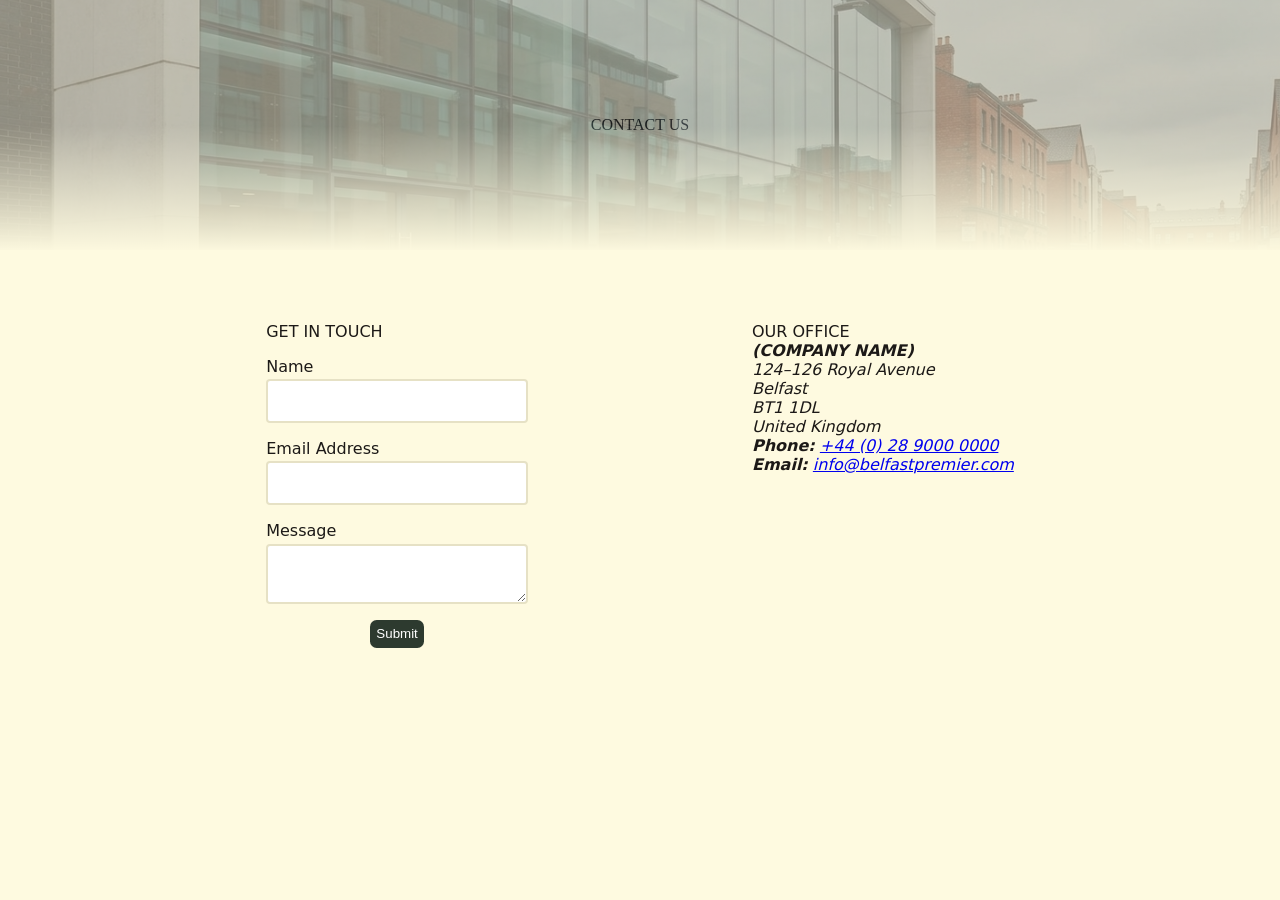
<file: components/ContactPage.html>
<!DOCTYPE html>
<html lang="en">
    <head>
        <meta charset="UTF-8">
        <meta name="viewport" content="width=device-width, initial-scale=1.0">
        <link rel="icon" href="../images/temp-favicon-svg.svg" type="image/svg+xml">
        <link rel="icon" href="../images/temp-favicon-ico.ico" sizes="any">
        <link rel="apple-touch-icon" href="../images/temp-favicon-apple.png">
        <link rel="stylesheet" href="../css/main.css">
        <link rel="stylesheet" href="../css/ContactPage.css">
        <script src="https://code.jquery.com/jquery-3.7.1.min.js"></script>
        <script src="../js/ContactPage.js" defer></script>
        <title>Contact Us</title>
    </head>
    <body>
        <main class="contact-container">
            <header class="contact-hero">CONTACT US</header>
            <section class="contact-content">
                <div class="contact-col">
                    <div class="form-card flex-form">
                        <header>GET IN TOUCH</header>
                        <form class="flex-form" id="contact-form" novalidate>
                            <div class="form-group">
                                <label for="name">Name</label>
                                <input type="text" name="name" id="name" required>
                                <span class="error-message" id="name-error"></span>                                
                            </div>
                            <div class="form-group">
                                <label for="email">Email Address</label>
                                <input type="email" name="email" id="email" required>
                                <span class="error-message" id="email-error"></span>
                            </div>
                            <div class="form-group">
                                <label for="message">Message</label>
                                <textarea name="message" id="message" required></textarea>
                                <span class="error-message" id="message-error"></span>                                
                            </div>
                            <div class="form-group">
                                <button type="submit" class="confirm-button">Submit</button>
                            </div>
                        </form>
                    </div>
                </div>
                <div class="contact-col">
                    <header>OUR OFFICE</header>
                    <address class="office-details">
                        <p class="company-name"><strong>(COMPANY NAME)</strong></p>
                        <p>124–126 Royal Avenue</p>
                        <p>Belfast</p>
                        <p>BT1 1DL</p>
                        <p>United Kingdom</p>
                        
                        <div class="contact-direct">
                        <p><strong>Phone:</strong> <a href="tel:+442890000000">+44 (0) 28 9000 0000</a></p>
                        <p><strong>Email:</strong> <a href="mailto:info@belfastpremier.com">info@belfastpremier.com</a></p>
                        </div>
                    </address>
            </section>
        </main>

        <div id="successModal" class="modal-overlay" role="dialog" aria-modal="true" aria-hidden="true">
            <div class="modal-card">
                <header>Success!</header>
                <p>Your message has been received. We’ll get back to you shortly.</p>
                <button type="button" id="closeModalBtn" class="confirm-button">Close</button>
            </div>
        </div>
    </body>
</html>
</file>
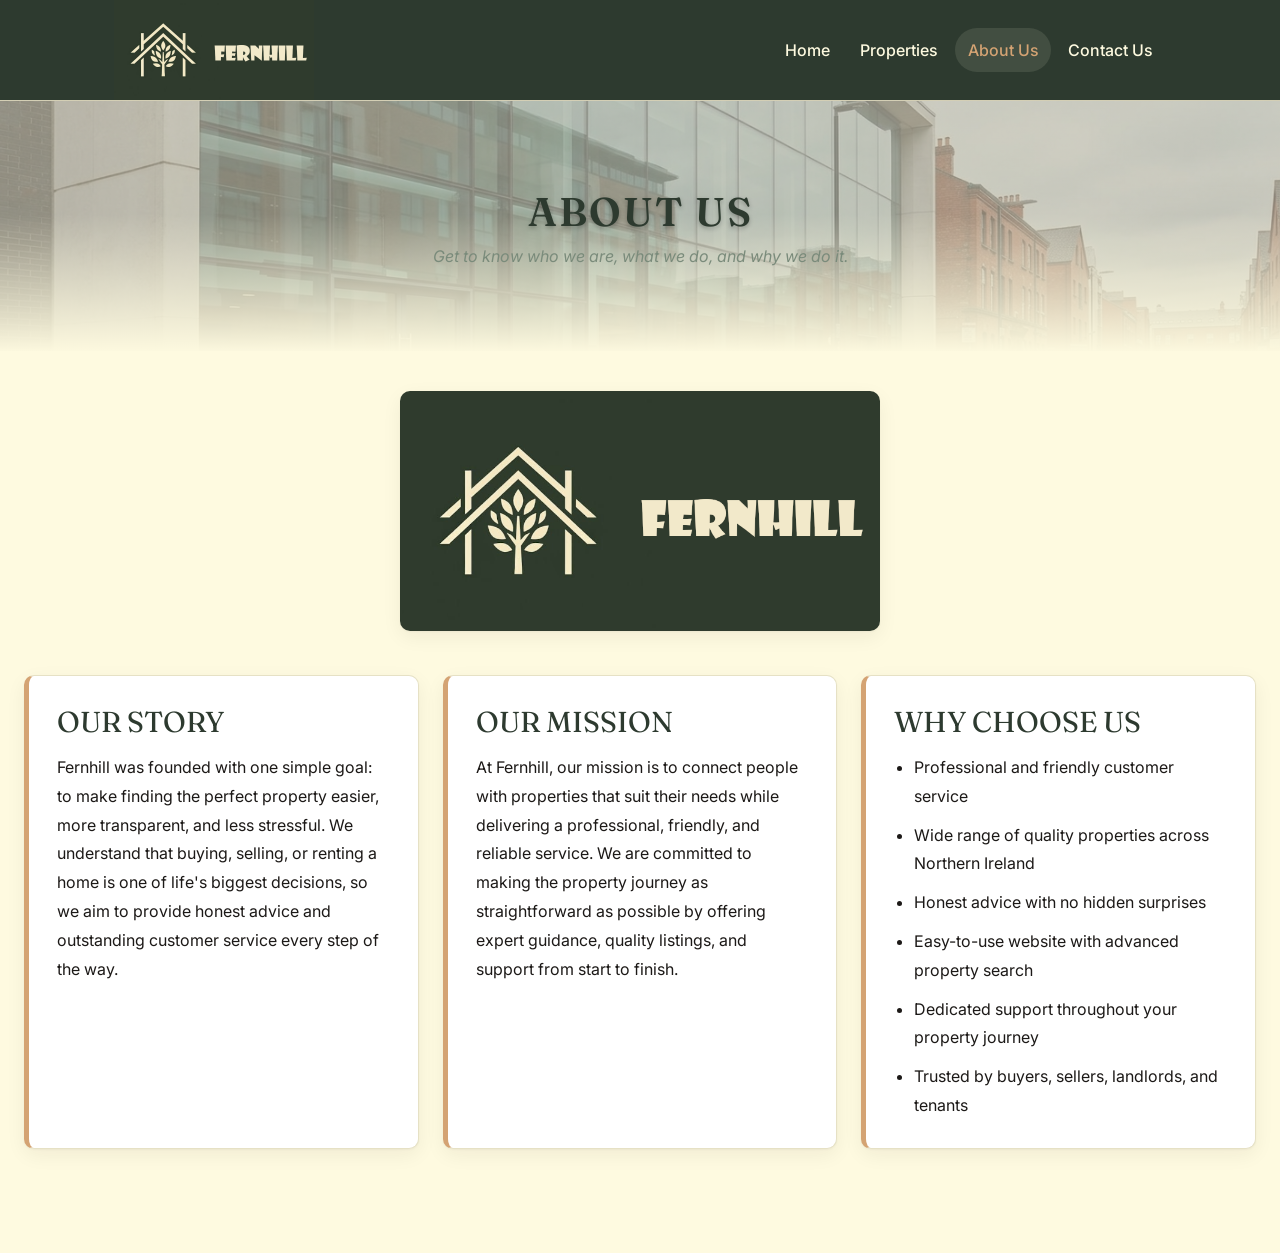
<file: pages/AboutUs.html>
<!doctype html>
<html lang="en">
  <head>
    <meta charset="UTF-8" />
    <meta name="viewport" content="width=device-width, initial-scale=1.0" />
    <link rel="icon" href="../images/icon.svg" type="image/svg+xml" />
    <link rel="icon" href="../images/favicon.ico" sizes="any" />
    <link rel="apple-touch-icon" href="../images/apple-touch-icon.png" />
    <link rel="preconnect" href="https://fonts.googleapis.com" />
    <link
      href="https://fonts.googleapis.com/css2?family=Fraunces:opsz,wght@9..144,400;9..144,500;9..144,600&family=Inter:wght@400;500;600&display=swap"
      rel="stylesheet"
    />
    <link rel="stylesheet" href="../css/main.css" />
    <link rel="stylesheet" href="../css/AboutUs.css" />
    <link rel="stylesheet" href="../css/navbar.css" />
    <title>Fernhill | About Us</title>
  </head>
  <body>
    <header class="site-nav">
      <div class="wrap nav-inner">
        <a class="nav-logo" href="index.html" aria-label="Go to homepage">
          <img src="../images/website_logo.png" alt="Fernhill logo" />
        </a>
        <button
          class="nav-toggle"
          aria-expanded="false"
          aria-controls="primary-nav"
        >
          <span class="sr-only">Toggle navigation</span>
          <span class="nav-toggle-icon" aria-hidden="true"></span>
        </button>
        <nav id="primary-nav" class="nav-links" aria-label="Primary">
          <a href="index.html">Home</a>
          <a href="properties.html">Properties</a>
          <a href="AboutUs.html">About Us</a>
          <a href="ContactPage.html">Contact Us</a>
        </nav>
      </div>
    </header>

    <main class="about-container">
      <section class="about-hero">
        <div class="wrap">
          <header>ABOUT US</header>
          <p>Get to know who we are, what we do, and why we do it.</p>
        </div>
      </section>

      <section class="about-content wrap">
        <div class="about-logo">
          <img src="../images/website_logo.png" alt="Fernhill logo" />
        </div>

        <div class="about-grid">
          <div class="about-section">
            <header>OUR STORY</header>
            <div class="about-text">
              <p>
                Fernhill was founded with one simple goal: to make finding the
                perfect property easier, more transparent, and less stressful.
                We understand that buying, selling, or renting a home is one of
                life's biggest decisions, so we aim to provide honest advice and
                outstanding customer service every step of the way.
              </p>
            </div>
          </div>

          <div class="about-section">
            <header>OUR MISSION</header>
            <div class="about-text">
              <p>
                At Fernhill, our mission is to connect people with properties
                that suit their needs while delivering a professional, friendly,
                and reliable service. We are committed to making the property
                journey as straightforward as possible by offering expert
                guidance, quality listings, and support from start to finish.
              </p>
            </div>
          </div>

          <div class="about-section">
            <header>WHY CHOOSE US</header>
            <div class="about-text">
              <ul>
                <li>Professional and friendly customer service</li>
                <li>
                  Wide range of quality properties across Northern Ireland
                </li>
                <li>Honest advice with no hidden surprises</li>
                <li>Easy-to-use website with advanced property search</li>
                <li>Dedicated support throughout your property journey</li>
                <li>Trusted by buyers, sellers, landlords, and tenants</li>
              </ul>
            </div>
          </div>
        </div>
      </section>
    </main>
    <script src="https://code.jquery.com/jquery-3.7.1.min.js"></script>
    <script src="../js/nav.js"></script>
  </body>
</html>
</file>
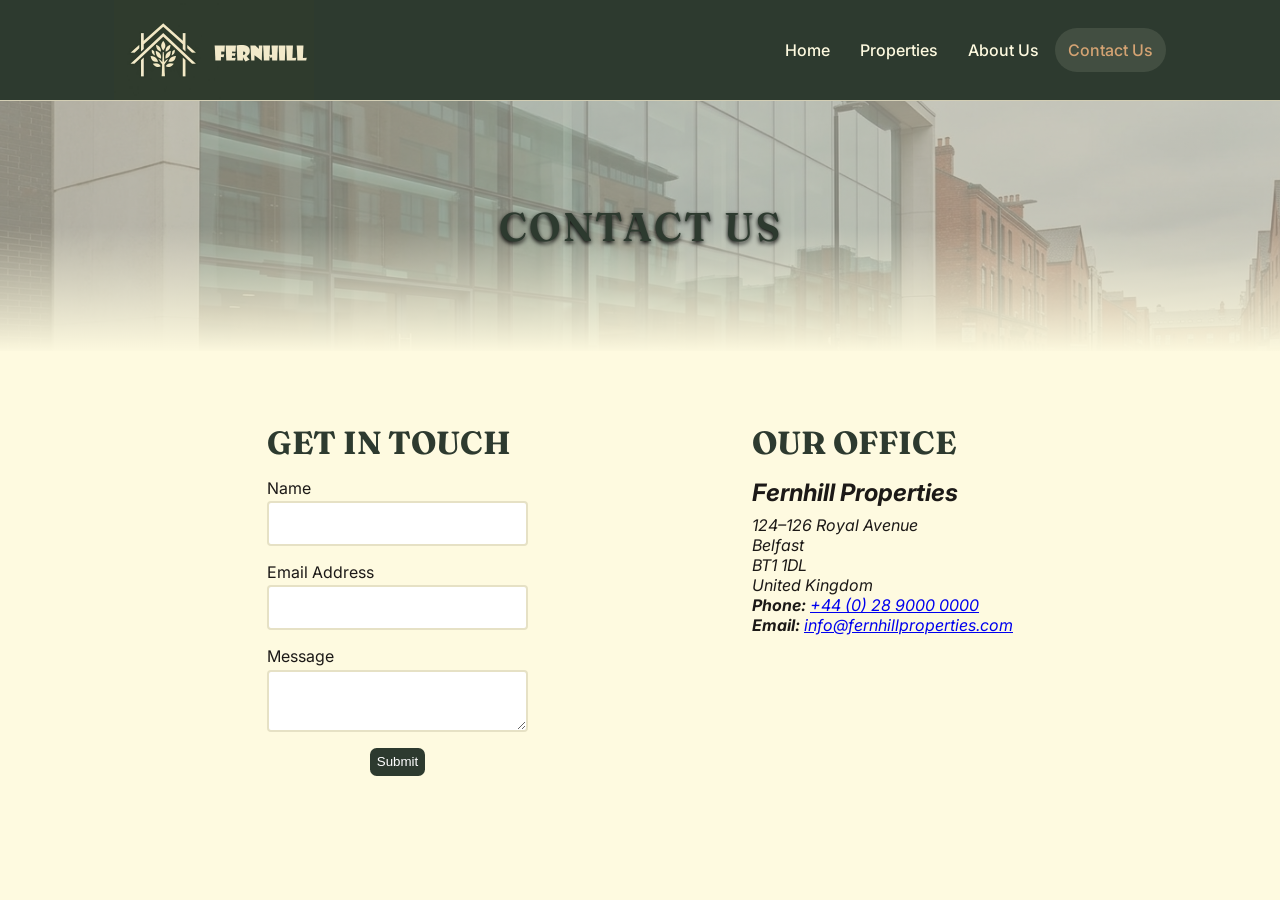
<file: pages/ContactPage.html>
<!doctype html>
<html lang="en">
  <head>
    <meta charset="UTF-8" />
    <meta name="viewport" content="width=device-width, initial-scale=1.0" />
    <link rel="icon" href="../images/icon.svg" type="image/svg+xml" />
    <link rel="icon" href="../images/favicon.ico" sizes="any" />
    <link rel="apple-touch-icon" href="../images/apple-touch-icon.png" />
    <link rel="preconnect" href="https://fonts.googleapis.com" />
    <link
      href="https://fonts.googleapis.com/css2?family=Fraunces:opsz,wght@9..144,400;9..144,500;9..144,600&family=Inter:wght@400;500;600&display=swap"
      rel="stylesheet"
    />
    <link rel="stylesheet" href="../css/main.css" />
    <link rel="stylesheet" href="../css/ContactPage.css" />
    <link rel="stylesheet" href="../css/navbar.css" />
    <script src="https://code.jquery.com/jquery-3.7.1.min.js"></script>
    <script src="../js/nav.js" defer></script>
    <script src="../js/ContactPage.js" defer></script>
    <title>Fernhill | Contact Us</title>
  </head>
  <body>
    <header class="site-nav">
      <div class="wrap nav-inner">
        <a class="nav-logo" href="index.html" aria-label="Go to homepage">
          <img src="../images/website_logo.png" alt="Fernhill logo" />
        </a>
        <button
          class="nav-toggle"
          aria-expanded="false"
          aria-controls="primary-nav"
        >
          <span class="sr-only">Toggle navigation</span>
          <span class="nav-toggle-icon" aria-hidden="true"></span>
        </button>
        <nav id="primary-nav" class="nav-links" aria-label="Primary">
          <a href="index.html">Home</a>
          <a href="properties.html">Properties</a>
          <a href="AboutUs.html">About Us</a>
          <a href="ContactPage.html">Contact Us</a>
        </nav>
      </div>
    </header>

    <main class="contact-container">
      <!-- Hero Section -->
      <header class="contact-hero">
        <h1>CONTACT US</h1>
      </header>
      <!-- Main Content Area -->
      <section class="contact-content">
        <div class="contact-col">
          <div class="form-card flex-container">
            <h2>GET IN TOUCH</h2>
            <form class="flex-form" id="contact-form" novalidate>
              <div class="form-group">
                <label for="name">Name</label>
                <input type="text" name="name" id="name" required />
                <span class="error-message" id="name-error"></span>
              </div>
              <div class="form-group">
                <label for="email">Email Address</label>
                <input type="email" name="email" id="email" required />
                <span class="error-message" id="email-error"></span>
              </div>
              <div class="form-group">
                <label for="message">Message</label>
                <textarea name="message" id="message" required></textarea>
                <span class="error-message" id="message-error"></span>
              </div>
              <div class="form-group">
                <button type="submit" class="confirm-button">Submit</button>
              </div>
            </form>
          </div>
        </div>
        <div class="contact-col flex-container">
          <h2>OUR OFFICE</h2>
          <address class="office-details">
            <p id="company-name"><strong>Fernhill Properties</strong></p>
            <p>124–126 Royal Avenue</p>
            <p>Belfast</p>
            <p>BT1 1DL</p>
            <p>United Kingdom</p>

            <div class="contact-direct">
              <p>
                <strong>Phone:</strong>
                <a href="tel:+442890000000">+44 (0) 28 9000 0000</a>
              </p>
              <p>
                <strong>Email:</strong>
                <a href="mailto:info@fernhillproperties.com"
                  >info@fernhillproperties.com</a
                >
              </p>
            </div>
          </address>
        </div>
      </section>
    </main>

    <!-- Success Modal -->
    <div
      id="successModal"
      class="modal-overlay"
      role="dialog"
      aria-modal="true"
      aria-hidden="true"
    >
      <div class="modal-card">
        <h2>Success!</h2>
        <p>Your message has been received. We’ll get back to you shortly.</p>
        <button type="button" id="closeModalBtn" class="confirm-button">
          Close
        </button>
      </div>
    </div>
  </body>
</html>
</file>
<file: css/main.css>
* {
  box-sizing: border-box;
  margin: 0;
  padding: 0;
}

:root {
  --bg-main: #fefae0;
  --bg-surface: #ffffff;
  --text-main: #1c1917;
  --text-muted: #7a8b7b;
  --primary: #2d3a2f;
  --accent: #d4a373;
  --border: #e6e1c5;
  --font-display: "Fraunces", Georgia, serif;
  --font-body: "Inter", system-ui, sans-serif;
  --font-mono: "JetBrains Mono", monospace;
  --radius: 10px;
  --shadow: 0 1px 2px rgba(28, 25, 23, 0.04), 0 6px 20px rgba(28, 25, 23, 0.06);
  --cream: #faedcd;
  --ease: cubic-bezier(0.22, 1, 0.36, 1);
}
</file>
<file: css/ContactPage.css>
body {
  font-family: var(--font-body);
  background-color: var(--bg-main);
  color: var(--text-main);
}

.contact-container {
  display: flex;
  flex-direction: column;
  align-items: center;
}

.contact-hero {
  background-color: var(--bg-main);
  position: relative;
  overflow: hidden;
  inline-size: 100dvw;
  height: 250px;
  font-family: var(--font-display);
  display: flex;
  align-items: center;
  justify-content: center;
}

/* opacity separated in a pseudo-element to preserve text clarity */
.contact-hero::before {
  content: "";
  inset: 0;
  position: absolute;
  background-image:
    linear-gradient(to bottom, rgba(0, 0, 0, 0.4) 50%, var(--bg-main) 100%),
    url("../images/Office.png");
  background-size: cover;
  background-position: center;
  opacity: 0.5;
  z-index: 1;
  block-size: calc(100% + 2px);
  margin-bottom: -2px;
}

.contact-hero h1 {
  position: relative;
  z-index: 2;
  font-size: 2.5rem;
  font-weight: 600;
  letter-spacing: 2px;
  color: var(--primary);
  text-shadow: 0px 2px 4px rgba(0, 0, 0, 10);
}

.contact-content h2,
.modal-card h2 {
  font-family: var(--font-display);
  color: var(--primary);
  font-size: 2rem;
}

.contact-content {
  display: grid;
  grid-template-columns: 1fr 1fr;
  margin-top: 40px;
  gap: 10rem;
}

.contact-col {
  padding: 2rem;
  gap: 1rem;
}

.flex-container,
.flex-form {
  display: flex;
  flex-direction: column;
  gap: 1rem;
}

.form-group {
  display: flex;
  flex-direction: column;
  gap: 0.2rem;
}

.form-group input,
.form-group textarea {
  padding: 12px;
  border: 2px solid var(--border);
  border-radius: 4px;
  font-family: inherit;
  font-size: 0.9rem;
}

.form-group input:focus,
.form-group textarea:focus {
  outline: none;
  border-color: color-mix(in srgb, var(--border), black 20%);
}

/* Injected via Javascript during invalid inputs */
input.is-invalid,
textarea.is-invalid {
  border-color: #d9534f;
  background-color: #fdf7f7;
}

#company-name {
    font-size: 1.5rem;
    font-weight: 600;
    margin-block-end: 0.5rem;
}

.error-message {
  color: #d9534f;
  font-size: 0.85rem;
  margin-top: 5px;
  display: none;
}

.error-message.active {
  display: block;
}

.confirm-button {
  background-color: var(--primary);
  color: white;
  border: none;
  inline-size: min-content;
  padding: 0.5em;
  border-radius: 0.5em;
  align-self: center;
  transition: background-color 0.2s ease;
}

.confirm-button:hover {
  background-color: color-mix(in srgb, var(--primary), white 30%);
}

.modal-overlay {
  position: fixed;
  top: 0;
  left: 0;
  inline-size: 100vw;
  block-size: 100vh;
  background-color: rgba(0, 0, 0, 0.5);
  display: flex;
  justify-content: center;
  align-items: center;
  opacity: 0;
  visibility: hidden;
  transition:
    opacity 0.3s ease,
    visibility 0.3s ease;
  z-index: 1000;
}

.modal-overlay.is-visible {
  opacity: 1;
  visibility: visible;
}

.modal-card {
  background-color: var(--bg-surface);
  padding: 2rem;
  border-radius: 8px;
  max-inline-size: 400px;
  inline-size: 90%;
  text-align: center;
  box-shadow: 0 10px 25px rgba(0, 0, 0, 0.15);
  transition: transform 0.3s ease;
}

.modal-card * {
  margin: 0.5rem;
}

@media (max-width: 768px) {
  .contact-content {
    grid-template-columns: 1fr;
    gap: 3rem;
  }
}
</file>
<file: css/AboutUs.css>
body {
  font-family: var(--font-body);
  background-color: var(--bg-main);
  color: var(--text-main);
  margin: 0;
}

.about-container {
  display: flex;
  flex-direction: column;
  align-items: center;
}

.about-hero {
  background-color: var(--bg-main);
  position: relative;
  overflow: hidden;
  width: 100%;
  height: 250px;
  display: flex;
  align-items: center;
  justify-content: center;
  text-align: center;
}

.about-hero::before {
  content: "";
  inset: 0;
  position: absolute;
  background-image:
    linear-gradient(to bottom, rgba(0, 0, 0, 0.35) 45%, var(--bg-main) 100%),
    url("../images/Office.png");
  background-size: cover;
  background-position: center;
  opacity: 0.5;
  z-index: 1;
  block-size: calc(100% + 2px);
  margin-bottom: -2px;
}

.about-hero .wrap {
  position: relative;
  z-index: 2;
}

.about-hero header {
  font-family: var(--font-display);
  font-size: 2.5rem;
  font-weight: 600;
  letter-spacing: 2px;
  color: var(--primary);
  text-shadow: 0 2px 4px rgba(0, 0, 0, 0.25);
}

.about-hero p {
  margin: 10px 0 0;
  color: var(--text-muted);
  font-style: italic;
}

.about-content {
  width: 100%;
  padding: 40px 24px 56px;
}

.about-logo {
  text-align: center;
  margin-bottom: 40px;
}

.about-logo img {
  max-width: 480px;
  width: 100%;
  height: auto;
  display: inline-block;
  border-radius: var(--radius);
  box-shadow: var(--shadow);
  background: transparent;
  padding: 0;
}

.about-grid {
  display: grid;
  grid-template-columns: repeat(3, minmax(0, 1fr));
  gap: 24px;
  margin-bottom: 24px;
}

.about-section {
  background: var(--bg-surface);
  border: 1px solid var(--border);
  border-left: 5px solid var(--accent);
  border-radius: var(--radius);
  box-shadow: var(--shadow);
  padding: 28px;
  margin-bottom: 24px;
}

.about-section header {
  font-family: var(--font-display);
  color: var(--primary);
  font-size: 1.8rem;
  margin: 0 0 14px;
}

.about-text {
  color: var(--text-main);
  line-height: 1.8;
}

.about-text p,
.about-text ul {
  margin: 0;
}

.about-text ul {
  padding-left: 20px;
}

.about-text li + li {
  margin-top: 10px;
}

.about-address a {
  color: var(--primary);
  font-weight: 600;
  text-decoration: none;
}

.about-address a:hover {
  text-decoration: underline;
}

@media (max-width: 900px) {
  .about-grid {
    grid-template-columns: repeat(2, minmax(0, 1fr));
  }

  .about-grid .about-section:last-child {
    grid-column: 1 / -1;
  }
}

@media (max-width: 640px) {
  .about-hero {
    height: 220px;
  }

  .about-hero header {
    font-size: 2rem;
  }

  .about-section {
    padding: 20px;
  }

  .about-section header {
    font-size: 1.4rem;
  }

  .about-grid {
    grid-template-columns: 1fr;
  }

  .about-grid .about-section:last-child {
    grid-column: auto;
  }
}
</file>
<file: css/navbar.css>
.site-nav {
  position: relative;
  z-index: 1000;
  background: var(--primary);
  color: var(--bg-main);
  border-bottom: 1px solid color-mix(in srgb, var(--border), black 8%);
}

.site-nav .wrap {
  max-width: 1100px;
  margin: 0 auto;
  padding: 0 24px;
}

.nav-inner {
  display: flex;
  align-items: center;
  justify-content: space-between;
  gap: 1rem;
  min-height: 68px;
}

.nav-logo {
  display: inline-flex;
  align-items: center;
  text-decoration: none;
  color: var(--bg-main);
}

.nav-logo img {
  width: 200px;
  height: 100px;
  object-fit: contain;
}

.nav-logo:focus-visible,
.nav-links a:focus-visible,
.nav-toggle:focus-visible {
  outline: 2px solid var(--accent);
  outline-offset: 2px;
}

.nav-links {
  display: flex;
  align-items: center;
  gap: 0.25rem;
}

.nav-links a {
  display: inline-flex;
  align-items: center;
  min-height: 44px;
  padding: 0.4rem 0.8rem;
  border-radius: 999px;
  color: var(--bg-main);
  text-decoration: none;
  font-weight: 500;
  transition:
    color 0.2s ease,
    background-color 0.2s ease;
}

.nav-links a:hover,
.nav-links a[aria-current="page"] {
  color: var(--accent);
  background: rgba(254, 250, 224, 0.1);
}

.nav-toggle {
  display: none;
  width: 44px;
  height: 44px;
  border: 1px solid rgba(254, 250, 224, 0.45);
  border-radius: 10px;
  background: transparent;
  color: var(--bg-main);
  cursor: pointer;
}

.nav-toggle-icon {
  position: relative;
  display: block;
  width: 20px;
  height: 2px;
  margin: 0 auto;
  background: currentColor;
  transition: background-color 0.2s ease;
}

.nav-toggle-icon::before,
.nav-toggle-icon::after {
  content: "";
  position: absolute;
  left: 0;
  width: 20px;
  height: 2px;
  background: currentColor;
  transition: transform 0.2s ease;
}

.nav-toggle-icon::before {
  transform: translateY(-6px);
}

.nav-toggle-icon::after {
  transform: translateY(6px);
}

.site-nav.is-open .nav-toggle-icon {
  background: transparent;
}

.site-nav.is-open .nav-toggle-icon::before {
  transform: rotate(45deg);
}

.site-nav.is-open .nav-toggle-icon::after {
  transform: rotate(-45deg);
}

.sr-only {
  position: absolute;
  width: 1px;
  height: 1px;
  padding: 0;
  margin: -1px;
  overflow: hidden;
  clip: rect(0, 0, 0, 0);
  white-space: nowrap;
  border: 0;
}

@media (max-width: 768px) {
  .nav-toggle {
    display: inline-flex;
    align-items: center;
    justify-content: center;
  }

  .nav-links {
    position: absolute;
    z-index: 1001;
    top: 100%;
    left: 0;
    right: 0;
    display: none;
    flex-direction: column;
    align-items: stretch;
    gap: 0;
    padding: 0.5rem 1rem 0.8rem;
    background: var(--primary);
    border-bottom: 1px solid color-mix(in srgb, var(--border), black 8%);
  }

  .site-nav.is-open .nav-links {
    display: flex;
  }

  .site-nav .wrap {
    position: relative;
  }

  .nav-links a {
    border-radius: 10px;
    padding: 0.75rem 0.9rem;
  }
}

@media (prefers-reduced-motion: reduce) {
  .nav-links a,
  .nav-toggle-icon,
  .nav-toggle-icon::before,
  .nav-toggle-icon::after {
    transition: none;
  }
}
</file>
